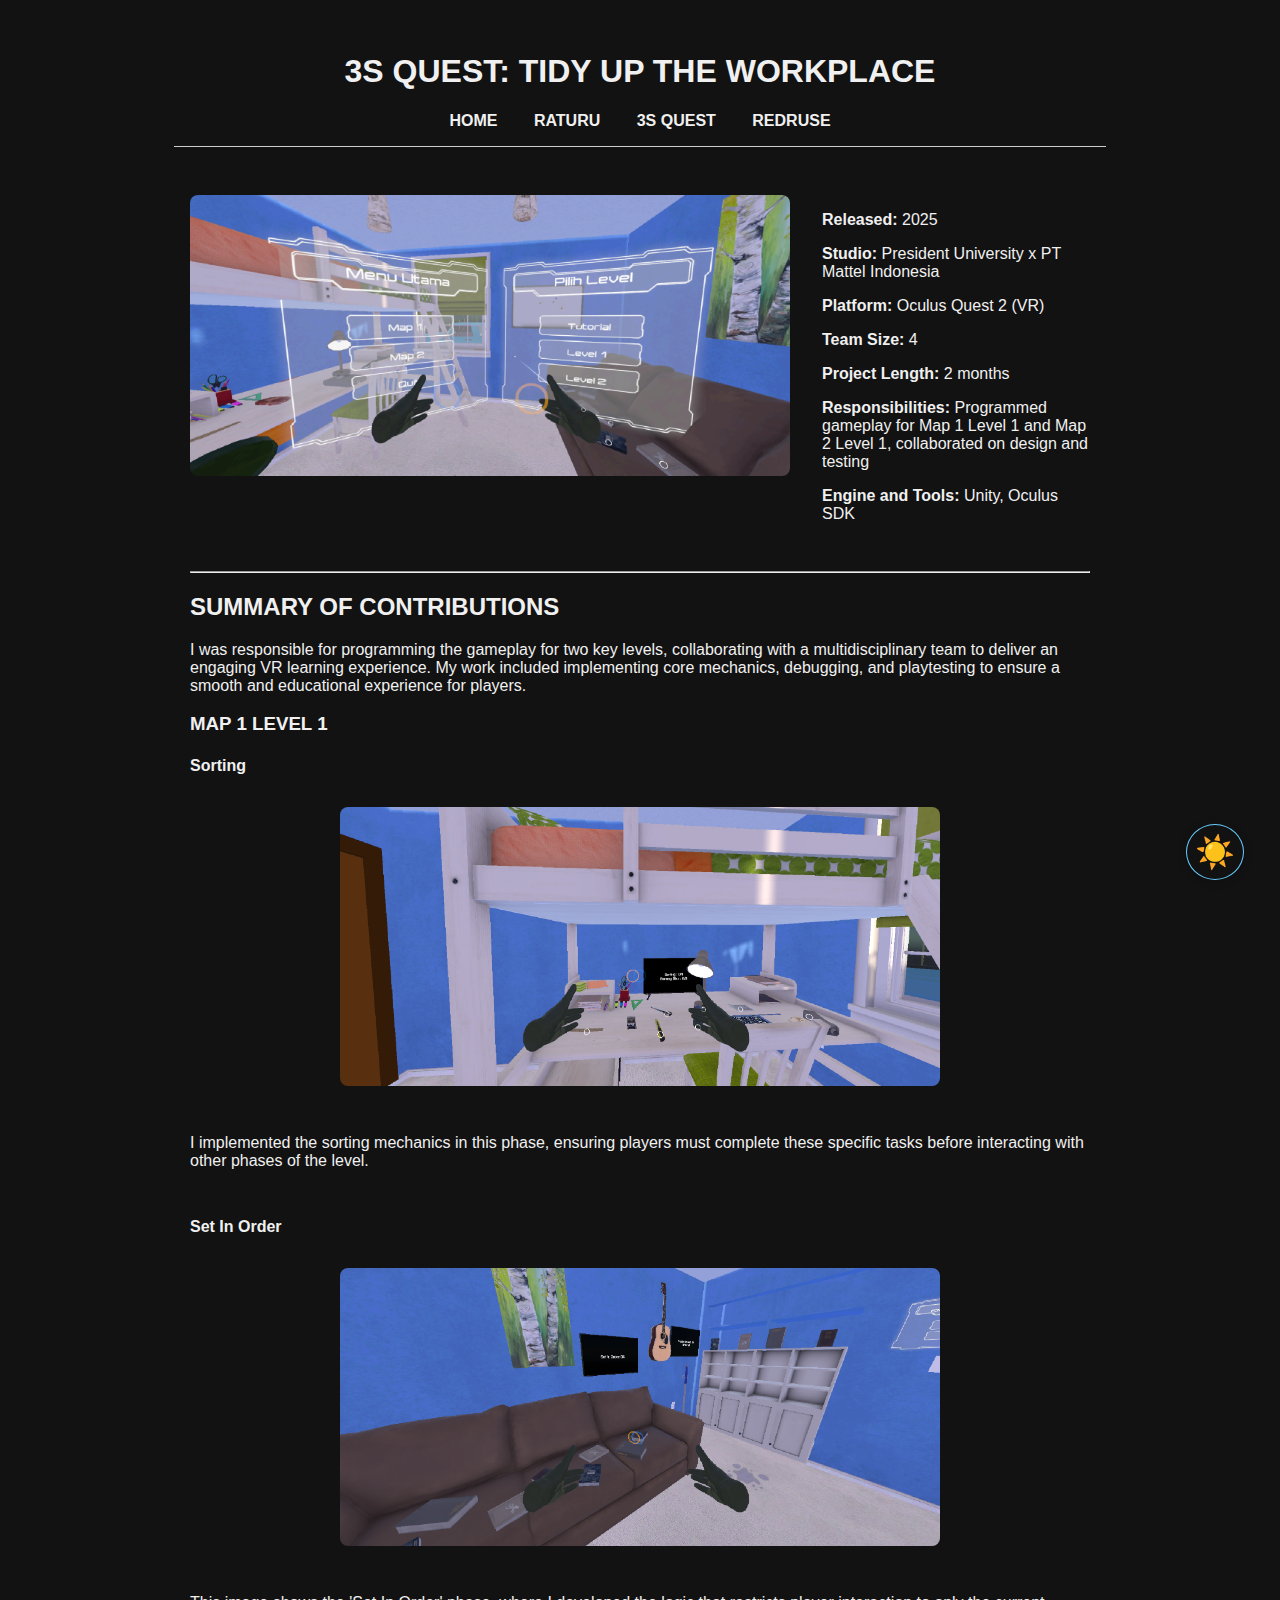
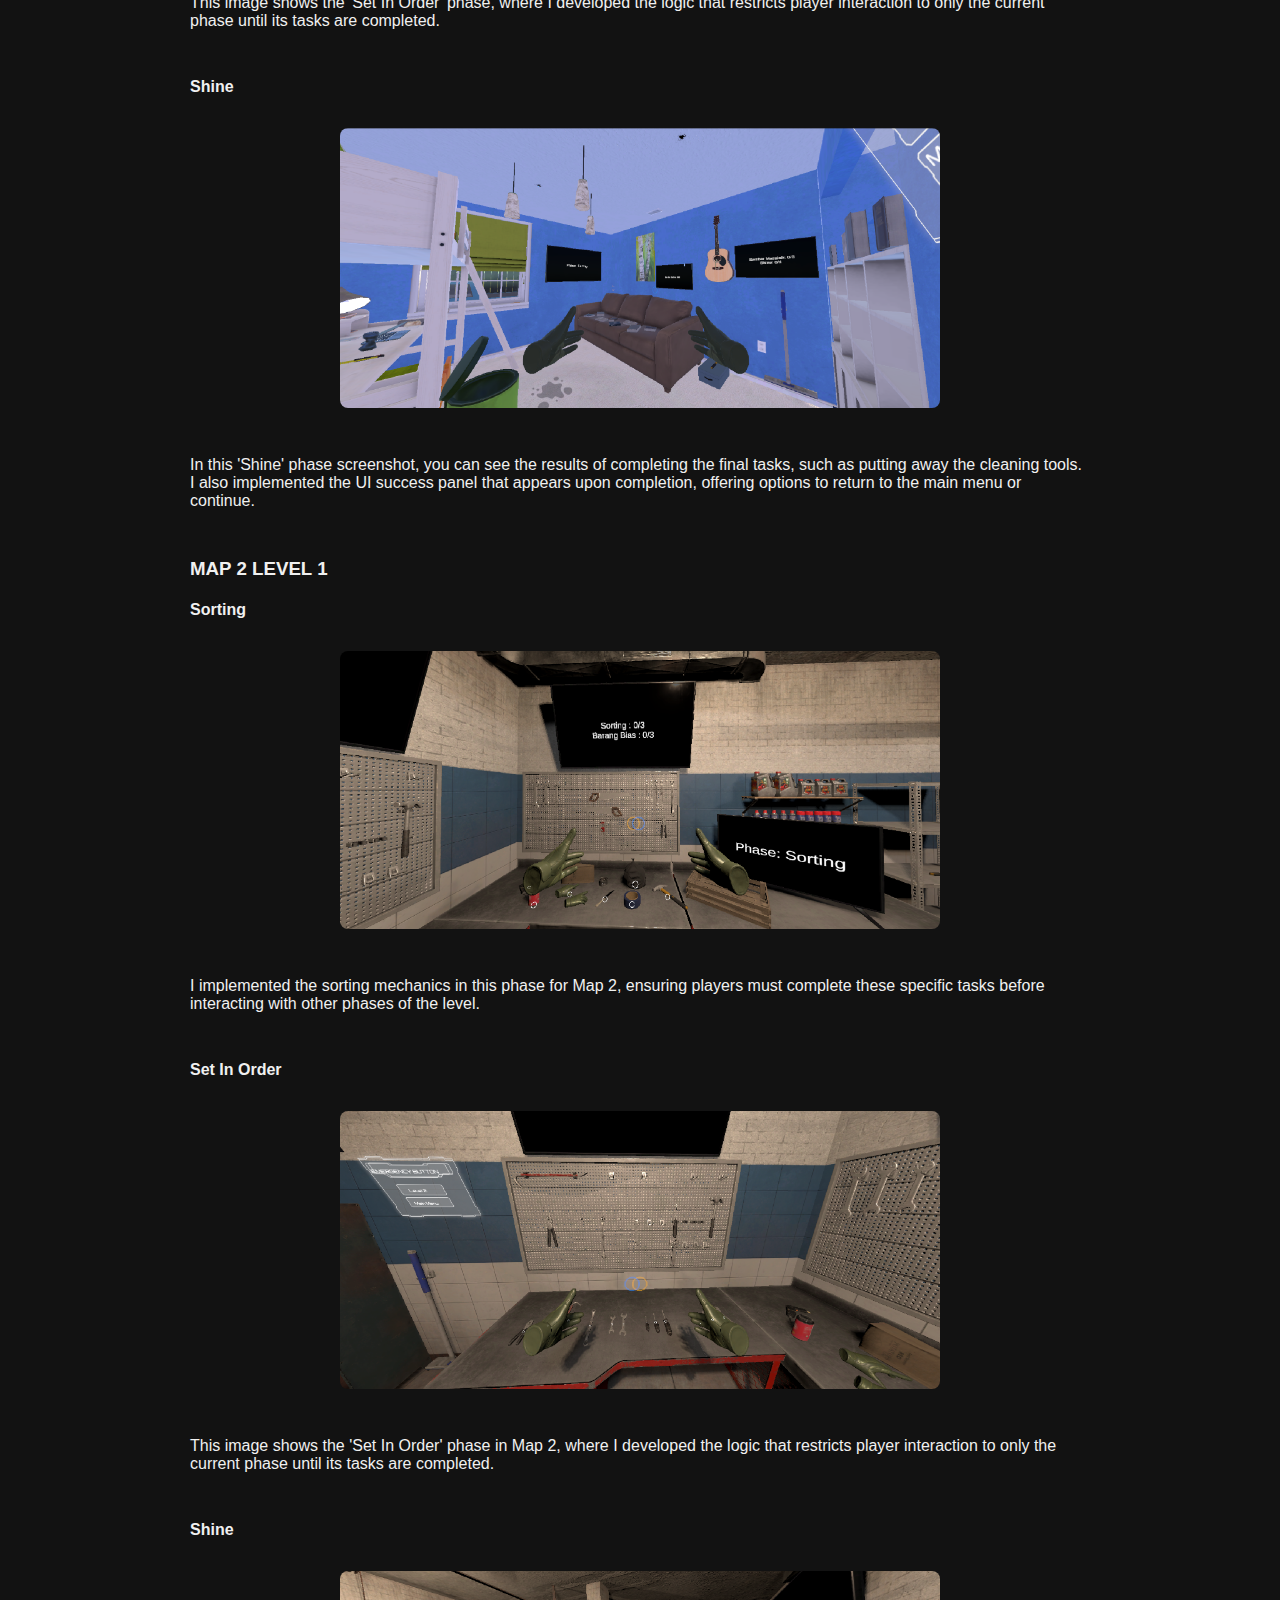
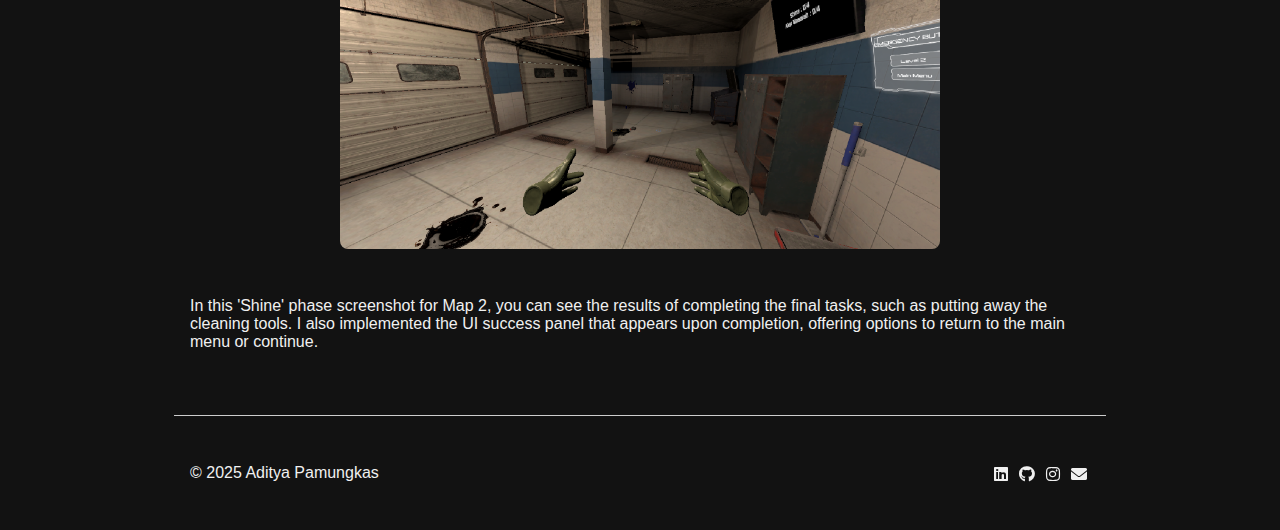
<file: 3squest.html>
<!DOCTYPE html>
<html lang="en">
<head>
  <meta charset="UTF-8" />
  <meta name="viewport" content="width=device-width, initial-scale=1.0"/>
  <title>3S Quest: Tidy Up the Workplace | Project Detail</title>
  <link rel="stylesheet" href="style.css"/>
  <link rel="stylesheet" href="https://cdnjs.cloudflare.com/ajax/libs/font-awesome/6.0.0-beta3/css/all.min.css">
</head>
<body class="dark-mode">
  <header>
    <h1>3S Quest: Tidy Up the Workplace</h1>
    <nav>
      <a href="index.html">HOME</a>
      <a href="raturu.html">RATURU</a>
      <a href="3squest.html">3S QUEST</a>
      <a href="redruse.html">REDRUSE</a>
      <button id="darkModeToggle">☀️</button>
    </nav>
  </header>
  <main class="content-section">
    <div class="project-detail-header">
      <div class="project-detail-image">
        <img src="src/3squest/3squest.png" alt="3S Quest: Tidy Up the Workplace" class="project-detail-img"/>
      </div>
      <div class="project-detail-info">
        <p><strong>Released:</strong> 2025</p>
        <p><strong>Studio:</strong> President University x PT Mattel Indonesia</p>
        <p><strong>Platform:</strong> Oculus Quest 2 (VR)</p>
        <p><strong>Team Size:</strong> 4</p>
        <p><strong>Project Length:</strong> 2 months</p>
        <p><strong>Responsibilities:</strong> Programmed gameplay for Map 1 Level 1 and Map 2 Level 1, collaborated on design and testing</p>
        <p><strong>Engine and Tools:</strong> Unity, Oculus SDK</p>
      </div>
    </div>
    <hr class="section-divider"/>
    <h2>Summary of Contributions</h2>
    <p>
      I was responsible for programming the gameplay for two key levels, collaborating with a multidisciplinary team to deliver an engaging VR learning experience. My work included implementing core mechanics, debugging, and playtesting to ensure a smooth and educational experience for players.
    </p>

    <h3>Map 1 Level 1</h3>
    <h4>Sorting</h4>
    <div class="project-gallery">
      <img src="src/3squest/sorting l1 m1.png" alt="Map 1 Level 1 Sorting Screenshot" class="gallery-img"/>
      <p>I implemented the sorting mechanics in this phase, ensuring players must complete these specific tasks before interacting with other phases of the level.</p>
    </div>

    <h4>Set In Order</h4>
    <div class="project-gallery">
      <img src="src/3squest/setinorder l1 m1.png" alt="Map 1 Level 1 Set In Order Screenshot" class="gallery-img"/>
      <p>This image shows the 'Set In Order' phase, where I developed the logic that restricts player interaction to only the current phase until its tasks are completed.</p>
    </div>

    <h4>Shine</h4>
    <div class="project-gallery">
      <img src="src/3squest/shine l1 m1.png" alt="Map 1 Level 1 Shine Screenshot" class="gallery-img"/>
      <p>In this 'Shine' phase screenshot, you can see the results of completing the final tasks, such as putting away the cleaning tools. I also implemented the UI success panel that appears upon completion, offering options to return to the main menu or continue.</p>
    </div>

    <h3>Map 2 Level 1</h3>
    <h4>Sorting</h4>
    <div class="project-gallery">
      <img src="src/3squest/sorting l1 m2.png" alt="Map 2 Level 1 Sorting Screenshot" class="gallery-img"/>
      <p>I implemented the sorting mechanics in this phase for Map 2, ensuring players must complete these specific tasks before interacting with other phases of the level.</p>
    </div>

    <h4>Set In Order</h4>
    <div class="project-gallery">
      <img src="src/3squest/setinorder l1 m2.png" alt="Map 2 Level 1 Set In Order Screenshot" class="gallery-img"/>
      <p>This image shows the 'Set In Order' phase in Map 2, where I developed the logic that restricts player interaction to only the current phase until its tasks are completed.</p>
    </div>

    <h4>Shine</h4>
    <div class="project-gallery">
      <img src="src/3squest/shine l1 m2.png" alt="Map 2 Level 1 Shine Screenshot" class="gallery-img"/>
      <p>In this 'Shine' phase screenshot for Map 2, you can see the results of completing the final tasks, such as putting away the cleaning tools. I also implemented the UI success panel that appears upon completion, offering options to return to the main menu or continue.</p>
    </div>
  </main>
  <footer>
    <p>© 2025 Aditya Pamungkas</p>
    <div class="social-icons-footer">
      <a href="https://www.linkedin.com/in/adityapamungkas" target="_blank" title="LinkedIn"><i class="fab fa-linkedin"></i></a>
      <a href="https://github.com/aditpmkas" target="_blank" title="GitHub"><i class="fab fa-github"></i></a>
      <a href="https://www.instagram.com/aditpmkas" target="_blank" title="Instagram"><i class="fab fa-instagram"></i></a>
      <a href="mailto:aditya.pamungkas.sdn@gmail.com" title="Email"><i class="fas fa-envelope"></i></a>
    </div>
  </footer>
  <script src="script.js"></script>
</body>
</html>
</file>
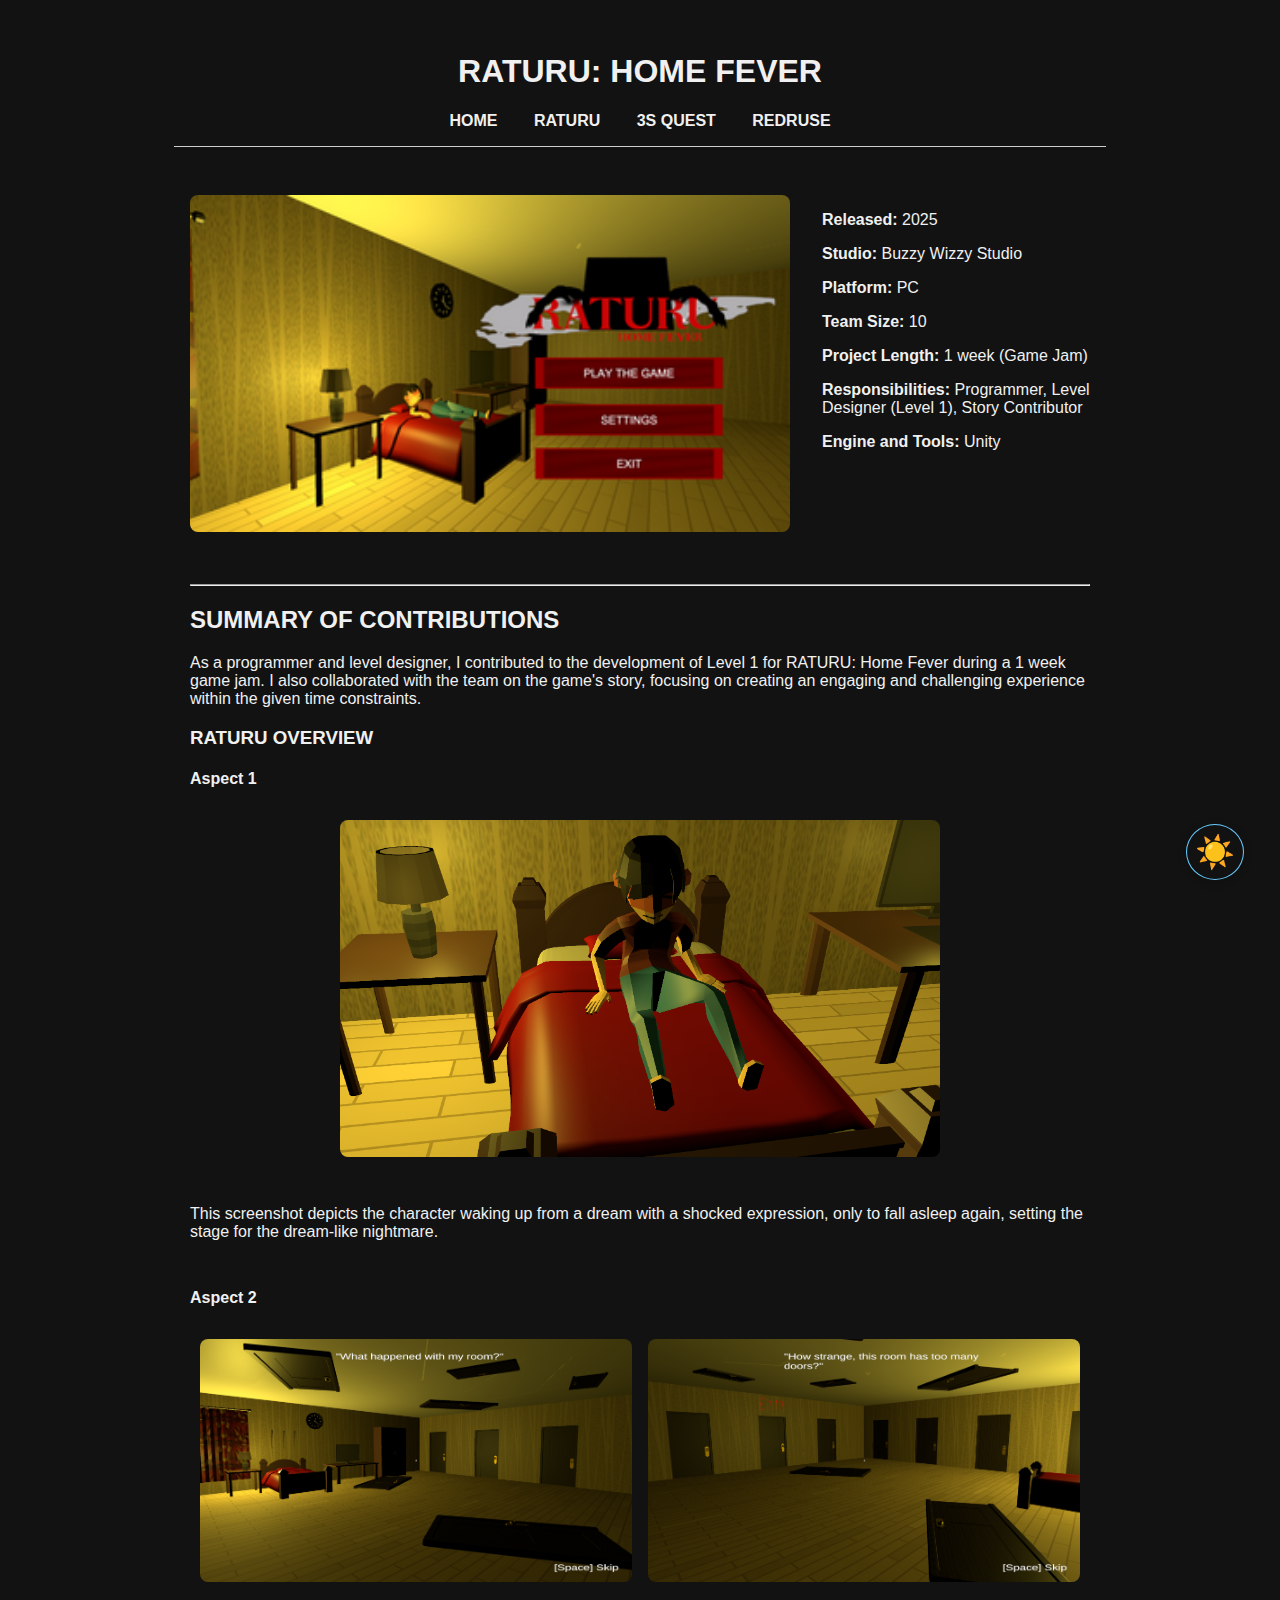
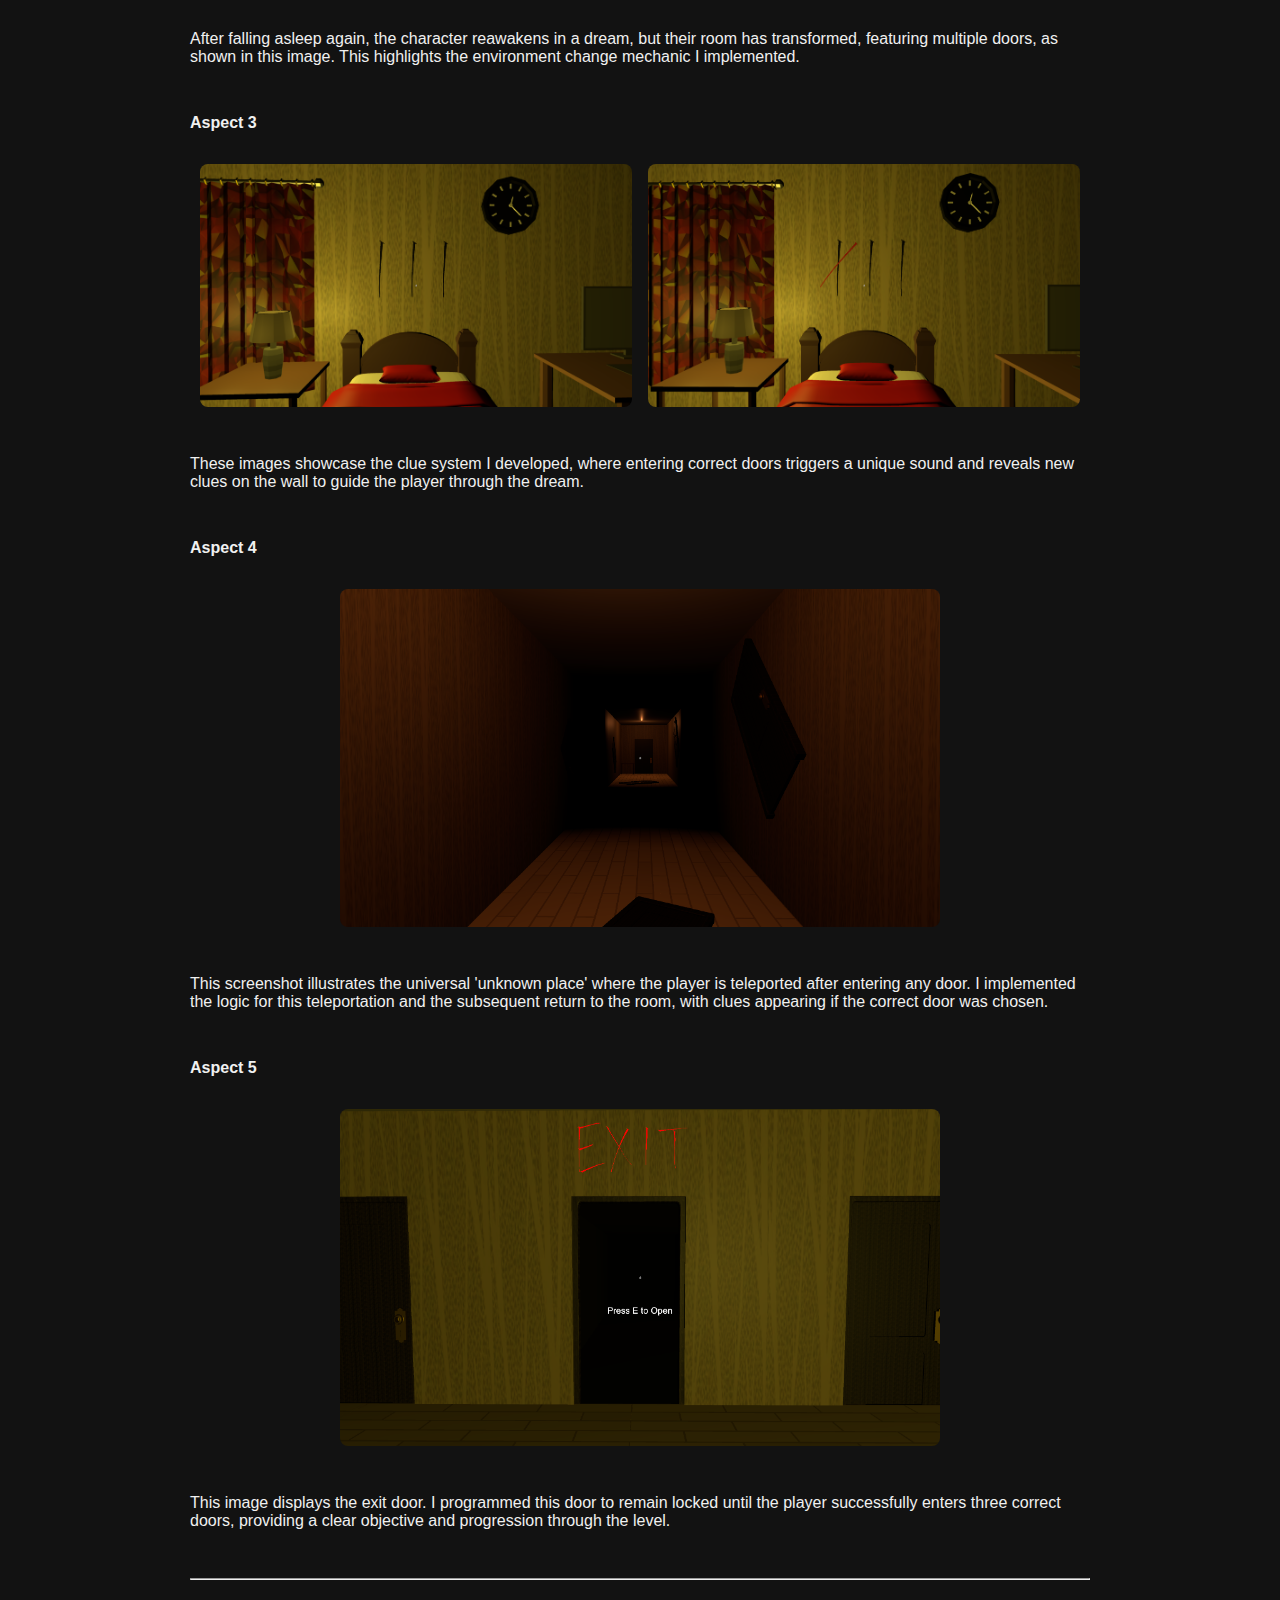
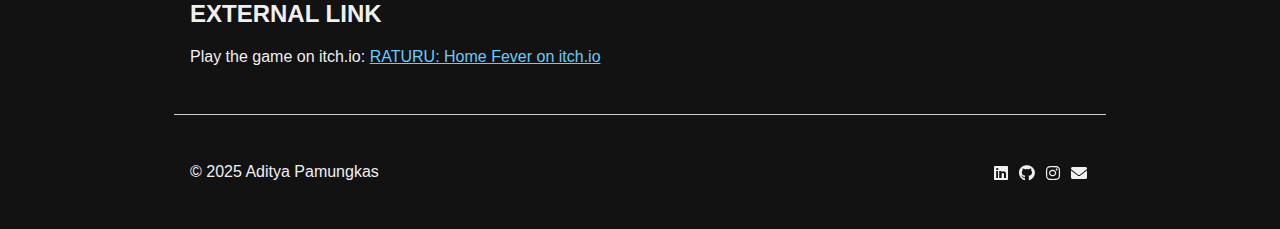
<file: raturu.html>
<!DOCTYPE html>
<html lang="en">
<head>
  <meta charset="UTF-8" />
  <meta name="viewport" content="width=device-width, initial-scale=1.0"/>
  <title>RATURU: Home Fever | Project Detail</title>
  <link rel="stylesheet" href="style.css"/>
  <link rel="stylesheet" href="https://cdnjs.cloudflare.com/ajax/libs/font-awesome/6.0.0-beta3/css/all.min.css">
</head>
<body class="dark-mode">
  <header>
    <h1>RATURU: Home Fever</h1>
    <nav>
      <a href="index.html">HOME</a>
      <a href="raturu.html">RATURU</a>
      <a href="3squest.html">3S QUEST</a>
      <a href="redruse.html">REDRUSE</a>
      <button id="darkModeToggle">☀️</button>
    </nav>
  </header>
  <main class="content-section">
    <div class="project-detail-header">
      <div class="project-detail-image">
        <img src="src/raturu.png" alt="RATURU: Home Fever" class="project-detail-img"/>
      </div>
      <div class="project-detail-info">
        <p><strong>Released:</strong> 2025</p>
        <p><strong>Studio:</strong> Buzzy Wizzy Studio</p>
        <p><strong>Platform:</strong> PC</p>
        <p><strong>Team Size:</strong> 10</p>
        <p><strong>Project Length:</strong> 1 week (Game Jam)</p>
        <p><strong>Responsibilities:</strong> Programmer, Level Designer (Level 1), Story Contributor</p>
        <p><strong>Engine and Tools:</strong> Unity</p>
      </div>
    </div>
    <hr class="section-divider"/>
    <h2>Summary of Contributions</h2>
    <p>
      As a programmer and level designer, I contributed to the development of Level 1 for RATURU: Home Fever during a 1 week game jam. I also collaborated with the team on the game's story, focusing on creating an engaging and challenging experience within the given time constraints.
    </p>

    <h3>RATURU Overview</h3>
    <h4>Aspect 1</h4>
    <div class="project-gallery">
    <img src="src/raturu/raturu mc.png" alt="RATURU Placeholder 4" class="gallery-img"/>
      <p>This screenshot depicts the character waking up from a dream with a shocked expression, only to fall asleep again, setting the stage for the dream-like nightmare.</p>
    </div>
    <h4>Aspect 2</h4>
    <div class="project-gallery">
      <img src="src/raturu/raturu1.png" alt="RATURU Placeholder 2" class="gallery-img" style="max-width: 48%;"/>
      <img src="src/raturu/rarturu2.png" alt="RATURU Placeholder 2" class="gallery-img" style="max-width: 48%;"/>
      <p>After falling asleep again, the character reawakens in a dream, but their room has transformed, featuring multiple doors, as shown in this image. This highlights the environment change mechanic I implemented.</p>
    </div>
    <h4>Aspect 3</h4>
    <div class="project-gallery">
      <img src="src/raturu/raturuclue.png" alt="RATURU Placeholder 3" class="gallery-img" style="max-width: 48%;"/>
      <img src="src/raturu/raturuclue change.png" alt="RATURU Placeholder 3" class="gallery-img" style="max-width: 48%;"/>
      <p>These images showcase the clue system I developed, where entering correct doors triggers a unique sound and reveals new clues on the wall to guide the player through the dream.</p>
    </div>
    <h4>Aspect 4</h4>
    <div class="project-gallery">
      <img src="src/raturu/raturu change place.png" alt="RATURU Placeholder 4" class="gallery-img"/>
      <p>This screenshot illustrates the universal 'unknown place' where the player is teleported after entering any door. I implemented the logic for this teleportation and the subsequent return to the room, with clues appearing if the correct door was chosen.</p>
    </div>
    <h4>Aspect 5</h4>
    <div class="project-gallery">
      <img src="src/raturu/raturu exit.png" alt="RATURU Placeholder 5" class="gallery-img"/>
      <p>This image displays the exit door. I programmed this door to remain locked until the player successfully enters three correct doors, providing a clear objective and progression through the level.</p>
    </div>

    <hr class="section-divider"/>
    <h2>External Link</h2>
    <p>Play the game on itch.io: <a href="https://baraaaa.itch.io/raturu-home-fever" target="_blank">RATURU: Home Fever on itch.io</a></p>
  </main>
  <footer>
    <p>© 2025 Aditya Pamungkas</p>
    <div class="social-icons-footer">
      <a href="https://www.linkedin.com/in/adityapamungkas" target="_blank" title="LinkedIn"><i class="fab fa-linkedin"></i></a>
      <a href="https://github.com/aditpmkas" target="_blank" title="GitHub"><i class="fab fa-github"></i></a>
      <a href="https://www.instagram.com/aditpmkas" target="_blank" title="Instagram"><i class="fab fa-instagram"></i></a>
      <a href="mailto:aditya.pamungkas.sdn@gmail.com" title="Email"><i class="fas fa-envelope"></i></a>
    </div>
  </footer>
  <script src="script.js"></script>
</body>
</html>
</file>
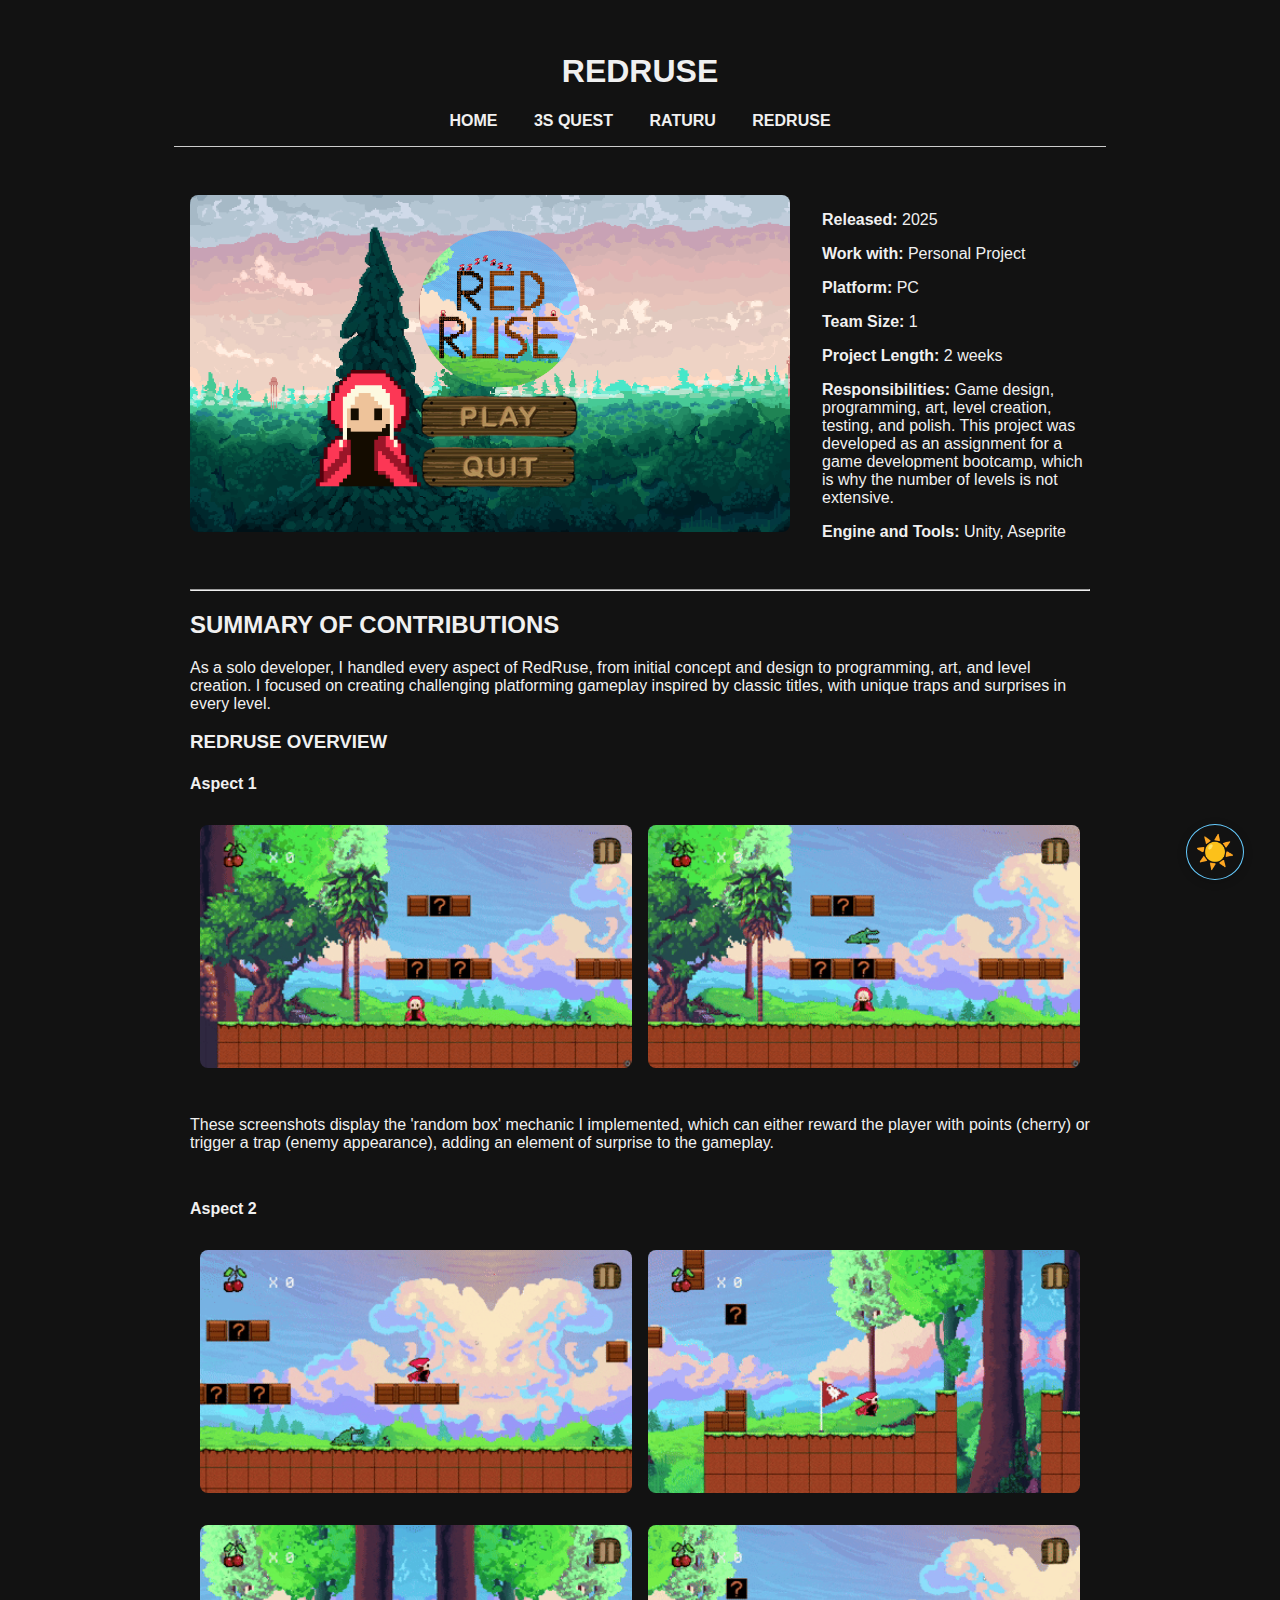
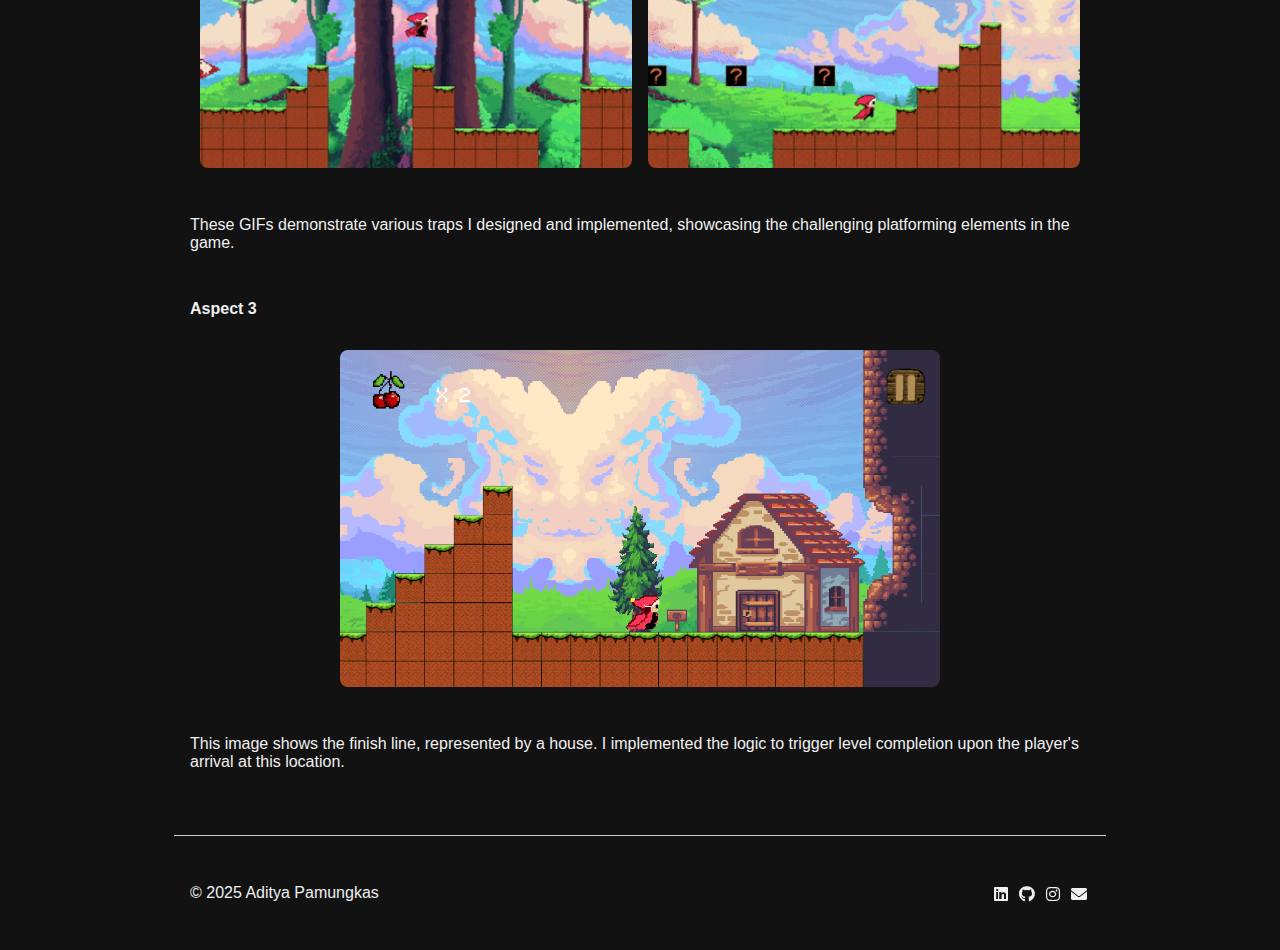
<file: redruse.html>
<!DOCTYPE html>
<html lang="en">
<head>
  <meta charset="UTF-8" />
  <meta name="viewport" content="width=device-width, initial-scale=1.0"/>
  <title>RedRuse | Project Detail</title>
  <link rel="stylesheet" href="style.css"/>
  <link rel="stylesheet" href="https://cdnjs.cloudflare.com/ajax/libs/font-awesome/6.0.0-beta3/css/all.min.css">
</head>
<body class="dark-mode">
  <header>
    <h1>RedRuse</h1>
    <nav>
      <a href="index.html">HOME</a>
      <a href="3squest.html">3S QUEST</a>
      <a href="raturu.html">RATURU</a>
      <a href="redruse.html">REDRUSE</a>
      <button id="darkModeToggle">☀️</button>
    </nav>
  </header>
  <main class="content-section">
    <div class="project-detail-header">
      <div class="project-detail-image">
        <img src="src/redruse/redruse.png" alt="RedRuse" class="project-detail-img"/>
      </div>
      <div class="project-detail-info">
        <p><strong>Released:</strong> 2025</p>
        <p><strong>Work with:</strong> Personal Project</p>
        <p><strong>Platform:</strong> PC</p>
        <p><strong>Team Size:</strong> 1</p>
        <p><strong>Project Length:</strong> 2 weeks</p>
        <p><strong>Responsibilities:</strong> Game design, programming, art, level creation, testing, and polish. This project was developed as an assignment for a game development bootcamp, which is why the number of levels is not extensive.</p>
        <p><strong>Engine and Tools:</strong> Unity, Aseprite</p>
      </div>
    </div>
    <hr class="section-divider"/>
    <h2>Summary of Contributions</h2>
    <p>
      As a solo developer, I handled every aspect of RedRuse, from initial concept and design to programming, art, and level creation. I focused on creating challenging platforming gameplay inspired by classic titles, with unique traps and surprises in every level.
    </p>

    <h3>RedRuse Overview</h3>
    <h4>Aspect 1</h4>
    <div class="project-gallery">
      <img src="src/redruse/redruserandombox1.gif" alt="RedRuse Random Box 1" class="gallery-img" style="max-width: 48%;"/>
      <img src="src/redruse/redruserandombox2.gif" alt="RedRuse Random Box 2" class="gallery-img" style="max-width: 48%;"/>
      <p>These screenshots display the 'random box' mechanic I implemented, which can either reward the player with points (cherry) or trigger a trap (enemy appearance), adding an element of surprise to the gameplay.</p>
    </div>

    <h4>Aspect 2</h4>
    <div class="project-gallery">
      <img src="src/redruse/redrusetrap1.gif" alt="RedRuse Trap GIF 1" class="gallery-img" style="max-width: 48%;"/>
      <img src="src/redruse/redrusetrap2.gif" alt="RedRuse Trap GIF 2" class="gallery-img" style="max-width: 48%;"/>
      <img src="src/redruse/redrusetrap3.gif" alt="RedRuse Trap GIF 3" class="gallery-img" style="max-width: 48%;"/>
      <img src="src/redruse/redrusetrap4.gif" alt="RedRuse Trap GIF 4" class="gallery-img" style="max-width: 48%;"/>
      <p>These GIFs demonstrate various traps I designed and implemented, showcasing the challenging platforming elements in the game.</p>
    </div>

    <h4>Aspect 3</h4>
    <div class="project-gallery">
      <img src="src/redruse/redruse finish .png" alt="RedRuse Finish Place Screenshot" class="gallery-img"/>
      <p>This image shows the finish line, represented by a house. I implemented the logic to trigger level completion upon the player's arrival at this location.</p>
    </div>
  </main>
  <footer>
    <p>© 2025 Aditya Pamungkas</p>
    <div class="social-icons-footer">
      <a href="https://www.linkedin.com/in/adityapamungkas" target="_blank" title="LinkedIn"><i class="fab fa-linkedin"></i></a>
      <a href="https://github.com/aditpmkas" target="_blank" title="GitHub"><i class="fab fa-github"></i></a>
      <a href="https://www.instagram.com/aditpmkas" target="_blank" title="Instagram"><i class="fab fa-instagram"></i></a>
      <a href="mailto:aditya.pamungkas.sdn@gmail.com" title="Email"><i class="fas fa-envelope"></i></a>
    </div>
  </footer>
  <script src="script.js"></script>
</body>
</html>
</file>
<file: style.css>
:root {
  --bg: #ffffff;
  --text: #000000;
  --accent: #007acc;
}

body.dark-mode {
  --bg: #121212;
  --text: #f0f0f0;
  --accent: #66ccff;
}

body {
  background-color: var(--bg);
  color: var(--text);
  font-family: Helvetica, Arial, sans-serif;
  margin: 0;
  padding: 0;
}

h1,
h2,
h3 {
  text-transform: uppercase;
}

header {
  text-align: center;
  padding: 2rem 1rem 1rem;
  border-bottom: 1px solid #ccc;
  max-width: 900px;
  margin: 0 auto;
}

nav {
  margin-top: 1rem;
}

nav a, #darkModeToggle {
  margin: 0 1rem;
  text-decoration: none;
  color: var(--text);
  font-weight: bold;
  background: none;
  border: none;
  cursor: pointer;
}

#darkModeToggle {
  font-size: 2rem;
  position: fixed;
  bottom: 20px;
  right: 20px;
  z-index: 1000;
  padding: 0.5rem;
  border-radius: 50%;
  box-shadow: 0 2px 10px rgba(0,0,0,0.2);
  background-color: var(--bg);
  border: 1px solid var(--accent);
}

.content-section {
  max-width: 900px;
  margin: 3rem auto;
  padding: 0 1rem;
}

.about-wrapper {
  display: flex;
  align-items: flex-start;
  gap: 2rem;
  flex-wrap: wrap;
}

.about-left {
  flex: 0 0 auto;
}

.about-right {
  flex: 1;
  min-width: 300px;
}

.profile-img {
  width: 160px;
  border-radius: 8px;
}

.project {
  display: flex;
  gap: 2rem;
  margin-bottom: 3rem;
  flex-wrap: wrap;
}

.projects-grid {
  display: flex;
  flex-wrap: wrap;
  gap: 2rem;
  justify-content: center;
}

.project-block {
  flex: 1 1 calc(50% - 1.5rem);
  box-sizing: border-box;
  max-width: calc(50% - 1.5rem);
  padding: 1rem;
  border: 1px solid #ccc;
  border-radius: 8px;
  margin-bottom: 2rem;
  text-align: left;
}

.project-block p {
  line-height: 1.6;
}

.project-block img {
  display: block;
  margin: 0 auto 1rem auto;
  max-width: 100%;
  height: auto;
  border-radius: 4px;
}

.project h3 {
  margin-top: 0;
}

.project-img {
  width: 300px;
  height: auto;
  border-radius: 8px;
  margin-bottom: 1rem;
}

.project-detail-img, .gallery-img {
  width: 600px;
  height: auto;
  border-radius: 8px;
  margin-bottom: 1rem;
}

.project-gallery {
  display: flex;
  flex-wrap: wrap;
  gap: 1rem;
  margin: 2rem 0;
  justify-content: center;
}

.project-detail-header {
  display: flex;
  gap: 2rem;
  margin-bottom: 2rem;
  flex-wrap: wrap;
  align-items: flex-start;
}

.project-detail-image {
  flex: 0 0 auto;
}

.project-detail-info {
  flex: 1;
  min-width: 250px;
}

a {
  color: var(--accent);
}

.contact-icons a {
  font-size: 1.5rem;
  margin: 0 0.5rem;
  filter: grayscale(100%);
  transition: filter 0.3s ease;
}

.contact-icons a:hover {
  filter: grayscale(0%);
}

footer {
  display: flex;
  justify-content: space-between;
  align-items: center;
  padding: 2rem 1rem;
  border-top: 1px solid #ccc;
  margin-top: 3rem;
  flex-wrap: wrap;
  gap: 1.5rem;
  max-width: 900px;
  margin-left: auto;
  margin-right: auto;
}

.social-icons-footer a i {
  font-size: 1rem;
  margin: 0 0.2rem;
  filter: grayscale(100%);
  transition: filter 0.3s ease;
  color: var(--text);
  vertical-align: middle;
}

.social-icons-footer a:hover i {
  filter: grayscale(0%);
}

@media (max-width: 768px) {
  .project, .about-wrapper {
    flex-direction: column;
    align-items: center;
    text-align: center;
  }

  nav {
    flex-wrap: wrap;
    justify-content: center;
  }

  .projects-grid {
    flex-direction: column;
    align-items: center;
  }

  .project-block {
    flex: 1 1 100%;
    max-width: 100%;
  }

  /* Project detail images responsiveness for smaller screens */
  .project-detail-img, .gallery-img {
    width: 100%;
    max-width: 300px;
    height: auto;
  }
}
</file>
